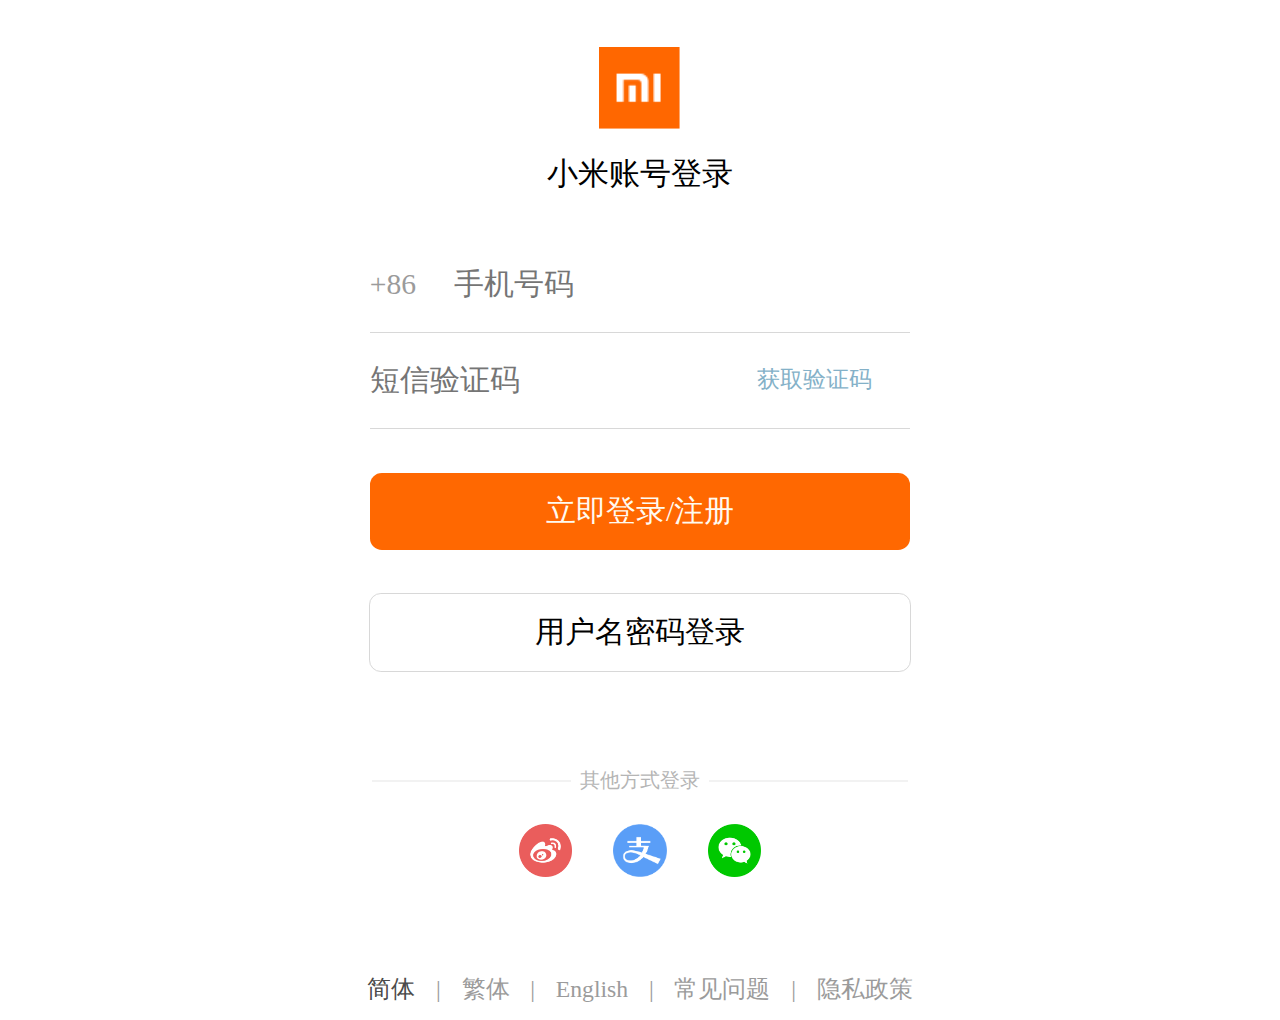
<file: denglu.html>
<!DOCTYPE html>
<html>
	<head>
		<meta charset="utf-8">
		<meta name="viewport" content="width=device-width,initial-scale=1.0">
		<link rel="stylesheet" href="css/base.css">
		<script src="js/rem.js"></script>
		<link rel="stylesheet" href="css/denglu.css">
		<title>小米商城移动端</title>
	</head>
	<body>
		<div class="root">
			<!-- head开始 -->
			<div class="head">
				<a href="my.html">
				<img src="img/milogo.png" />
				</a>
				<div class="text">小米账号登录</div>
			</div>
			<!-- head结束 -->
			<!-- 登录开始 -->
				<div class="sji">
					<div class="text">
						+86 <i class="iconfont">&#xe60d;</i>
					<input type="number" placeholder="手机号码" maxlength="11"/>
					</div>
				</div>
				<div class="dxing">
					<div class="dxing-left">
						<input type="text" placeholder="短信验证码" />
					</div>
					<div class="dxing-right">获取验证码</div>
				</div>
				<div class="zhuce">立即登录/注册</div>
				<div class="yonghu">用户名密码登录</div>
			<!-- 登录结束 -->
			<!-- 其他开始 -->
			<div class="qita">
				<div class="xian"></div>
				<div class="text">其他方式登录</div>
				<div class="xian"></div>
			</div>
			<div class="tbiao3">
				<img src="img/wb.png" />
				<img class="zfb" src="img/zfb.png" />
				<img src="img/wx%20(1).png" />
			</div>
			<!-- 其他结束 -->
			<!-- 底部开始 -->
			<div class="dibu">
				<div class="text1 active">简体</div>
				<div class="line">|</div>
				<div class="text1">繁体</div>
				<div class="line">|</div>
				<div class="text1">English</div>
				<div class="line">|</div>
				<div class="text1">常见问题</div>
				<div class="line">|</div>
				<div class="text1">隐私政策</div>
			</div>
			<!-- 底部结束 -->
		</div>
	</body>
</html>
</file>
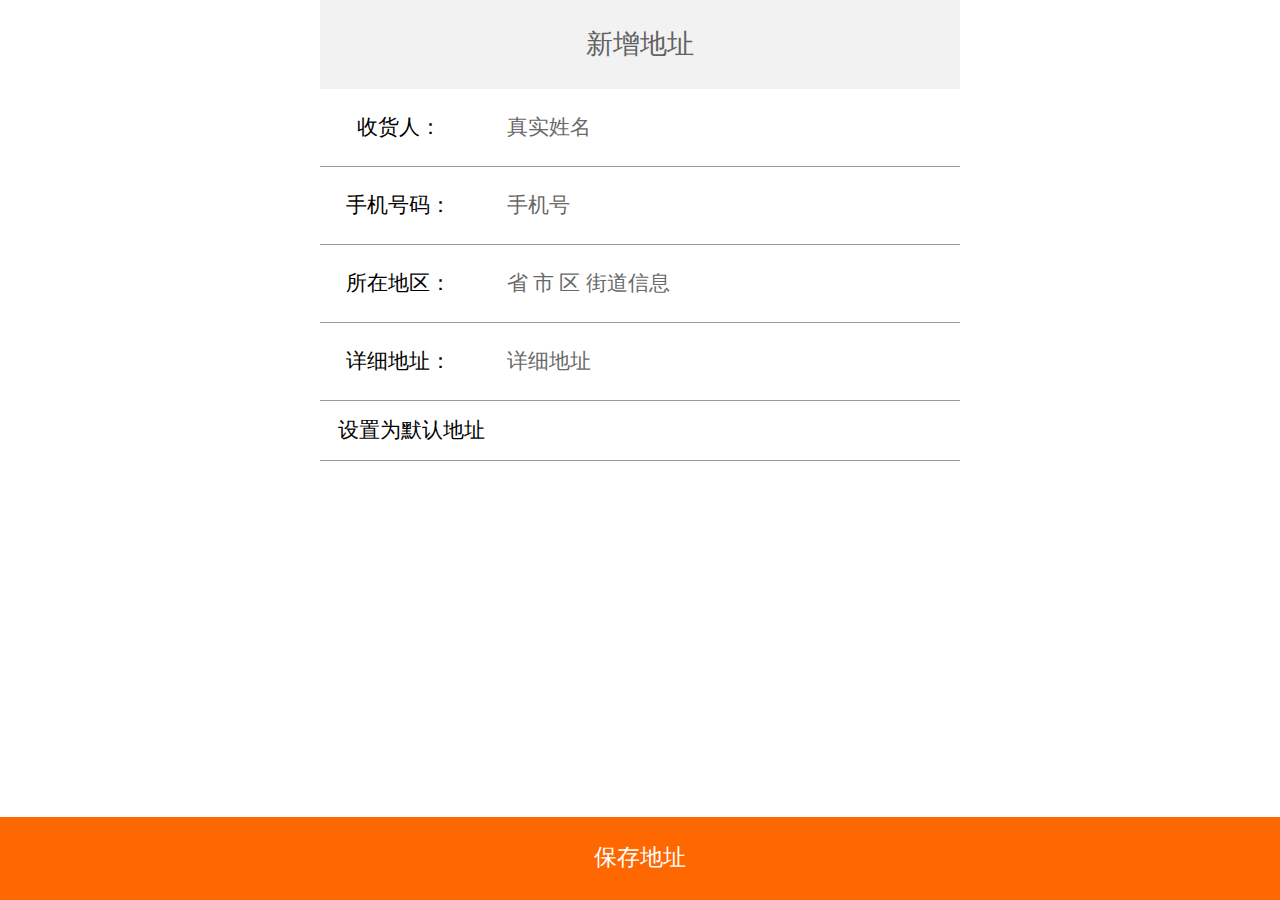
<file: dizhi+.html>
<!DOCTYPE html>
<html>
	<head>
		<meta charset="utf-8" />
		<meta name="viewport" content="width=device-width,initial-scale=1.0">
		<link rel="stylesheet" href="css/base.css">
		<script src="js/rem.js"></script>
		<link rel="stylesheet" href="css/dizhi+.css">
		<title>小米商城移动端</title>
	</head>
	<body>
		<div class="root">
			<!-- 头部开始 -->
			<div class="head">
				<a href="dizhi.html">
					<div class="head-left"><i class="iconfont">&#xe641;</i></div>
				</a>
				<div class="text">新增地址</div>
				<div class="head-right"><i class="iconfont">&#xe612;</i></div>
			</div>
			<!-- 头部结束 -->
			<!-- 信息开始 -->
			<div class="xinxi">
				<div class="name">
					<div class="name-left">收货人：</div>
					<div class="name-right">真实姓名</div>
				</div>
				<div class="name">
					<div class="name-left">手机号码：</div>
					<div class="name-right">手机号</div>
				</div>
				<div class="name">
					<div class="name-left">所在地区：</div>
					<div class="name-right">省 市 区 街道信息</div>
				</div>
				<div class="name">
					<div class="name-left">详细地址：</div>
					<div class="name-right">详细地址</div>
				</div>
				<div class="name1">
					<div class="name1-left">设置为默认地址</div>
					<div class="name1-right"><i class="iconfont">&#xe600;</i></div>
				</div>
			</div>
			<!-- 信息结束 -->
			<!-- 底部开始 -->
			<div class="dibu">保存地址</div>
			<!-- 底部结束 -->
	</body>
</html>
</file>
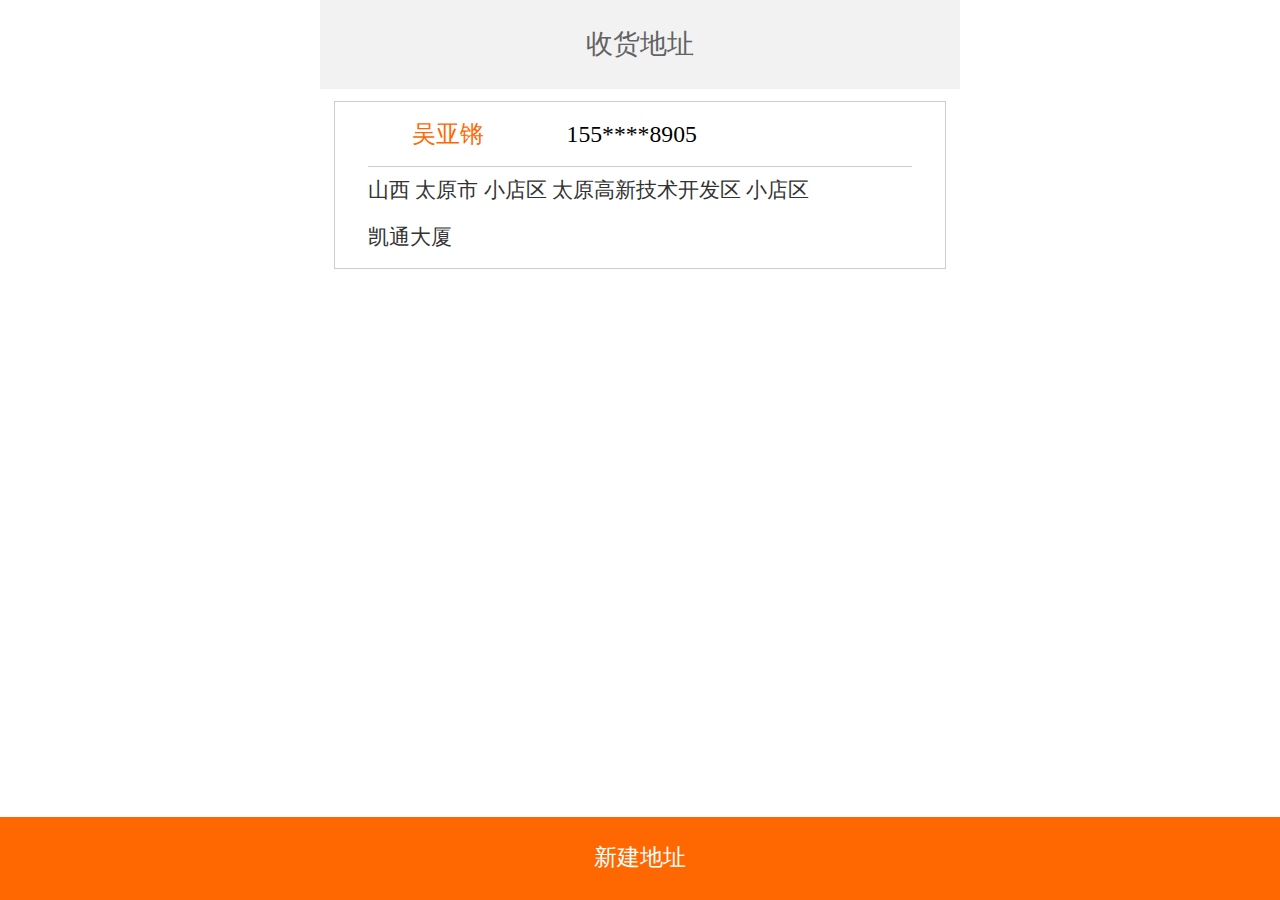
<file: dizhi.html>
<!DOCTYPE html>
<html>
	<head>
		<meta charset="utf-8" />
		<meta name="viewport" content="width=device-width,initial-scale=1.0">
		<link rel="stylesheet" href="css/base.css">
		<script src="js/rem.js"></script>
		<link rel="stylesheet" href="css/dizhi.css">
		<title>小米商城移动端</title>
	</head>
	<body>
		<div class="root">
			<!-- 头部开始 -->
			<div class="head">
				<a href="zhifu.html">
					<div class="head-left"><i class="iconfont">&#xe641;</i></div>
				</a>
				<div class="text">收货地址</div>
				<div class="head-right"><i class="iconfont">&#xe612;</i></div>
			</div>
			<!-- 头部结束 -->
			<!-- 地址开始 -->
			<div class="dizhi">
				<div class="dizhi-top">
					<div class="dizhi-left">吴亚锵</div>
					<div class="dizhi-right">155****8905</div>
				</div>
				<div class="dizhi-bottom">
					<div class="xia-left">山西 太原市 小店区 太原高新技术开发区 小店区凯通大厦</div>
					<div class="xia-right"><i class="iconfont">&#xe60d;</i></div>
				</div>
			</div>
			<!-- 地址结束 -->
			<!-- 底部开始 -->
			<a href="dizhi+.html">
				<div class="dibu">新建地址</div>
			</a>
			<!-- 底部结束 -->
	</body>
</html>
</file>
<file: css/base.css>
*{
	margin:0;
	padding: 0;
	font-family: "微软雅黑","苹方";
	font-style: normal;
	font-weight: normal;
}
ul,li{
	list-style: none;
}
a{
	text-decoration: none;
}
@font-face {
  font-family: 'iconfont';  /* project id 974146 */
  src: url('//at.alicdn.com/t/font_974146_igf783jyx4k.eot');
  src: url('//at.alicdn.com/t/font_974146_igf783jyx4k.eot?#iefix') format('embedded-opentype'),
  url('//at.alicdn.com/t/font_974146_igf783jyx4k.woff2') format('woff2'),
  url('//at.alicdn.com/t/font_974146_igf783jyx4k.woff') format('woff'),
  url('//at.alicdn.com/t/font_974146_igf783jyx4k.ttf') format('truetype'),
  url('//at.alicdn.com/t/font_974146_igf783jyx4k.svg#iconfont') format('svg');
}
.iconfont{
	font-family:iconfont;
}
img{
	width: 100%;
	height: 4.2rem;
}
</file>
<file: css/denglu.css>
.root{
	max-width: 640px;
	height:100vh;
	margin: 0 auto;
}
.head{
	width: 100%;
	height: 4rem;
	overflow: hidden;
}
.head img{
	width: 1.4rem;
	height: 1.4rem;
	display: block;
	margin: 0 auto;
	margin-top: 0.8rem;
}
.head .text{
	width: 100%;
	height: 0.5rem;
	font-size: 0.52rem;
	color: #000;
	line-height: 0.5rem;
	text-align: center;
	margin-top: 0.5rem;
}
/* head结束 */
/* 登录开始 */
.sji{
	width: 9.12rem;
	height: 1.6rem;
	margin: 0 auto;
	border-bottom: 0.03rem solid #d8d8d8;
	display: flex;
}
.sji input{
	width: 7rem;
	height: 100%;
	border: none;
	outline: none;
	font-size: 0.5rem;
	color: #9b9b9b;
}
.sji .text{
	font-size: 0.5rem;
	color: #9b9b9b;
	line-height: 1.6rem;
}
.dxing{
	width: 9.12rem;
	height: 1.6rem;
	margin: 0 auto;
	display: flex;
	justify-content: space-between;
	border-bottom: 0.03rem solid #d8d8d8;
}
.dxing .dxing-left input{
	width: 5.6rem;
	height: 100%;
	border: none;
	outline: none;
	font-size: 0.5rem;
	color: #9b9b9b;
	/* margin-top: 0.05rem; */
}
.dxing .dxing-left{
	width: 2.8rem;
	height: 100%;
	line-height: 1.6rem;
	text-align: center;
	display: flex;
}
.dxing .dxing-right{
	width: 3.24rem;
	height: 100%;
	font-size: 0.38rem;
	line-height: 1.6rem;
	text-align: center;
	color: #84b1c8;
}
.zhuce{
	width: 9.12rem;
	height: 1.3rem;
	background: #ff6801;
	font-size: 0.5rem;
	line-height: 1.3rem;
	text-align: center;
	color: #fffaf0;
	margin: 0.74rem auto;
	border-radius: 0.2rem;
}
.yonghu{
	width: 9.12rem;
	height: 1.3rem;
	margin: 0 auto;
	border: 0.03rem solid #d8d8d8;
	font-size: 0.5rem;
	line-height: 1.3rem;
	text-align: center;
	color: #000;
	border-radius: 0.2rem;
}
/* 其他开始 */
.qita{
	width: 100%;
	height: 1.06rem;
	margin-top: 1.3rem;
	display: flex;
	justify-content: center;
	align-items: center;
}
.qita .text{
	font-size: 0.34rem;
	color: #b5b5b5;
	line-height: 1.06rem;
	text-align: center;
	margin: 0 0.16rem;
}
.qita .xian{
	width: 3.35rem;
	height: 0.04rem;
	background: #f2f2f2;
}
.tbiao3{
	width: 9.12rem;
	height: 1.3rem;
	background: #fff;
	margin: 0 auto;
	display: flex;
	justify-content: center;
	align-items: center;
}
.tbiao3 img{
	width: 0.9rem;
	height: 0.9rem;
}
.tbiao3 .zfb{
	margin: 0 0.7rem;
}
/* 其他结束 */
/* 底部开始 */
.dibu{
	width: 100%;
	height: 1rem;
	display: flex;
	margin-top: 1.2rem;
	display: flex;
	justify-content: center;
}
.dibu .text1{
	font-size: 0.4rem;
	color: #9b9b9b;
	line-height: 1rem;
}
.dibu .line{
	font-size: 0.4rem;
	color: #9b9b9b;
	line-height: 1rem;
	margin: 0 0.35rem;
}
.dibu .active{
	color: #4a4a4a;
}
/* 底部结束 */
</file>
<file: css/dizhi+.css>
.root{
	max-width: 640px;
	height:100vh;
	margin: 0 auto;
}
/* 头部开始 */
.head{
	width: 100%;
	height: 1.5rem;
	background: #f2f2f2;
	display: flex;
	justify-content: space-between;
	align-items: center;
}
.head .head-left{
	width: 1.5rem;
	height: 100%;
	font-size: 0.6rem;
	line-height: 1.5rem;
	text-align: center;
	color: #9b9b9b;
}
.head .text{
	width: 1.9rem;
	height: 100%;
	font-size: 0.45rem;
	line-height: 1.5rem;
	text-align: center;
	color: #626262;
}
.head .head-right{
	width: 1.5rem;
	height: 100%;
	font-size: 0.6rem;
	line-height: 1.5rem;
	text-align: center;
	color: #f2f2f2;
}
/* 头部结束 */
/* 信息开始 */
.name{
	width: 100%;
	height: 1.3rem;
	background: #fff;
	border-bottom: #9B9B9B solid 0.01rem;
	display: flex;
}
.name .name-left{
	width: 2.65rem;
	height: 100%;
	font-size: 0.36rem;
	color: #000000;
	text-align: center;
	line-height: 1.3rem;
}
.name .name-right{
	width: 4.65rem;
	height: 100%;
	font-size: 0.36rem;
	color: #686868;
	text-align: left;
	line-height: 1.3rem;
	margin-left: 0.5rem;
}
.name1{
	width: 100%;
	height: 1rem;
	background: #fff;
	border-bottom: #9B9B9B solid 0.01rem;
	display: flex;
	justify-content: space-between;
}
.name1 .name1-left{
	width: 3.65rem;
	height: 100%;
	font-size: 0.36rem;
	color: #000000;
	line-height: 1rem;
	margin-left: 0.3rem;
}
.name1 .name1-right{
	width: 1rem;
	height: 100%;
	font-size: 0.5rem;
	color: #686868;
	text-align: left;
	line-height: 1rem;
	margin-left: 0.5rem;
}
/* 信息结束 */
/* 底部开始 */
.dibu{
	width: 100%;
	height: 1.4rem;
	background: #ff6700;
	position: fixed;
	left: 0;
	bottom: 0;
	font-size: 0.38rem;
	line-height: 1.4rem;
	text-align: center;
	color: #fff;
}
/* 底部开始 */
</file>
<file: css/dizhi.css>
.root{
	max-width: 640px;
	height:100vh;
	margin: 0 auto;
}
/* 头部开始 */
.head{
	width: 100%;
	height: 1.5rem;
	background: #f2f2f2;
	display: flex;
	justify-content: space-between;
	align-items: center;
}
.head .head-left{
	width: 1.5rem;
	height: 100%;
	font-size: 0.6rem;
	line-height: 1.5rem;
	text-align: center;
	color: #9b9b9b;
}
.head .text{
	width: 1.9rem;
	height: 100%;
	font-size: 0.45rem;
	line-height: 1.5rem;
	text-align: center;
	color: #626262;
}
.head .head-right{
	width: 1.5rem;
	height: 100%;
	font-size: 0.6rem;
	line-height: 1.5rem;
	text-align: center;
	color: #f2f2f2;
}
/* 头部结束 */
/* 地址开始 */
.dizhi{
	width: 10.28rem;
	height: 2.8rem;
	margin: 0.2rem auto;
	border: 0.03rem solid #ccc;
	display: flex;
	justify-content: center;
	align-items: center;
	flex-wrap: wrap;
}
.dizhi .dizhi-top{
	width: 9.18rem;
	height: 1.1rem;
	border-bottom: 0.03rem solid #ccc;
	box-sizing: border-box;
	display: flex;
	justify-content: flex-start;
}
.dizhi-left{
	width: 2.7rem;
	height: 100%;
	font-size: 0.4rem;
	color: #ff6700;
	text-align: center;
	line-height: 1.1rem;
}
.dizhi-right{
	width: 3.5rem;
	height: 100%;
	font-size: 0.4rem;
	color: #000;
	text-align: center;
	line-height: 1.1rem;
}
.dizhi .dizhi-bottom{
	width: 9.18rem;
	height: 1.7rem;
	display: flex;
	justify-content: space-between;
}
.dizhi .dizhi-bottom .xia-left{
	width: 7.5rem;
	height: 100%;
	font-size: 0.36rem;
	color: #323232;
	line-height: 0.8rem;
}
.dizhi .dizhi-bottom .xia-right{
	width: 1rem;
	height: 100%;
	font-size: 0.4rem;
	color: #000;
	text-align: center;
	line-height: 1.7rem;
}
/* 地址结束 */
/* 底部开始 */
.dibu{
	width: 100%;
	height: 1.4rem;
	background: #ff6700;
	position: fixed;
	left: 0;
	bottom: 0;
	font-size: 0.38rem;
	line-height: 1.4rem;
	text-align: center;
	color: #fff;
}
/* 底部开始 */
</file>
